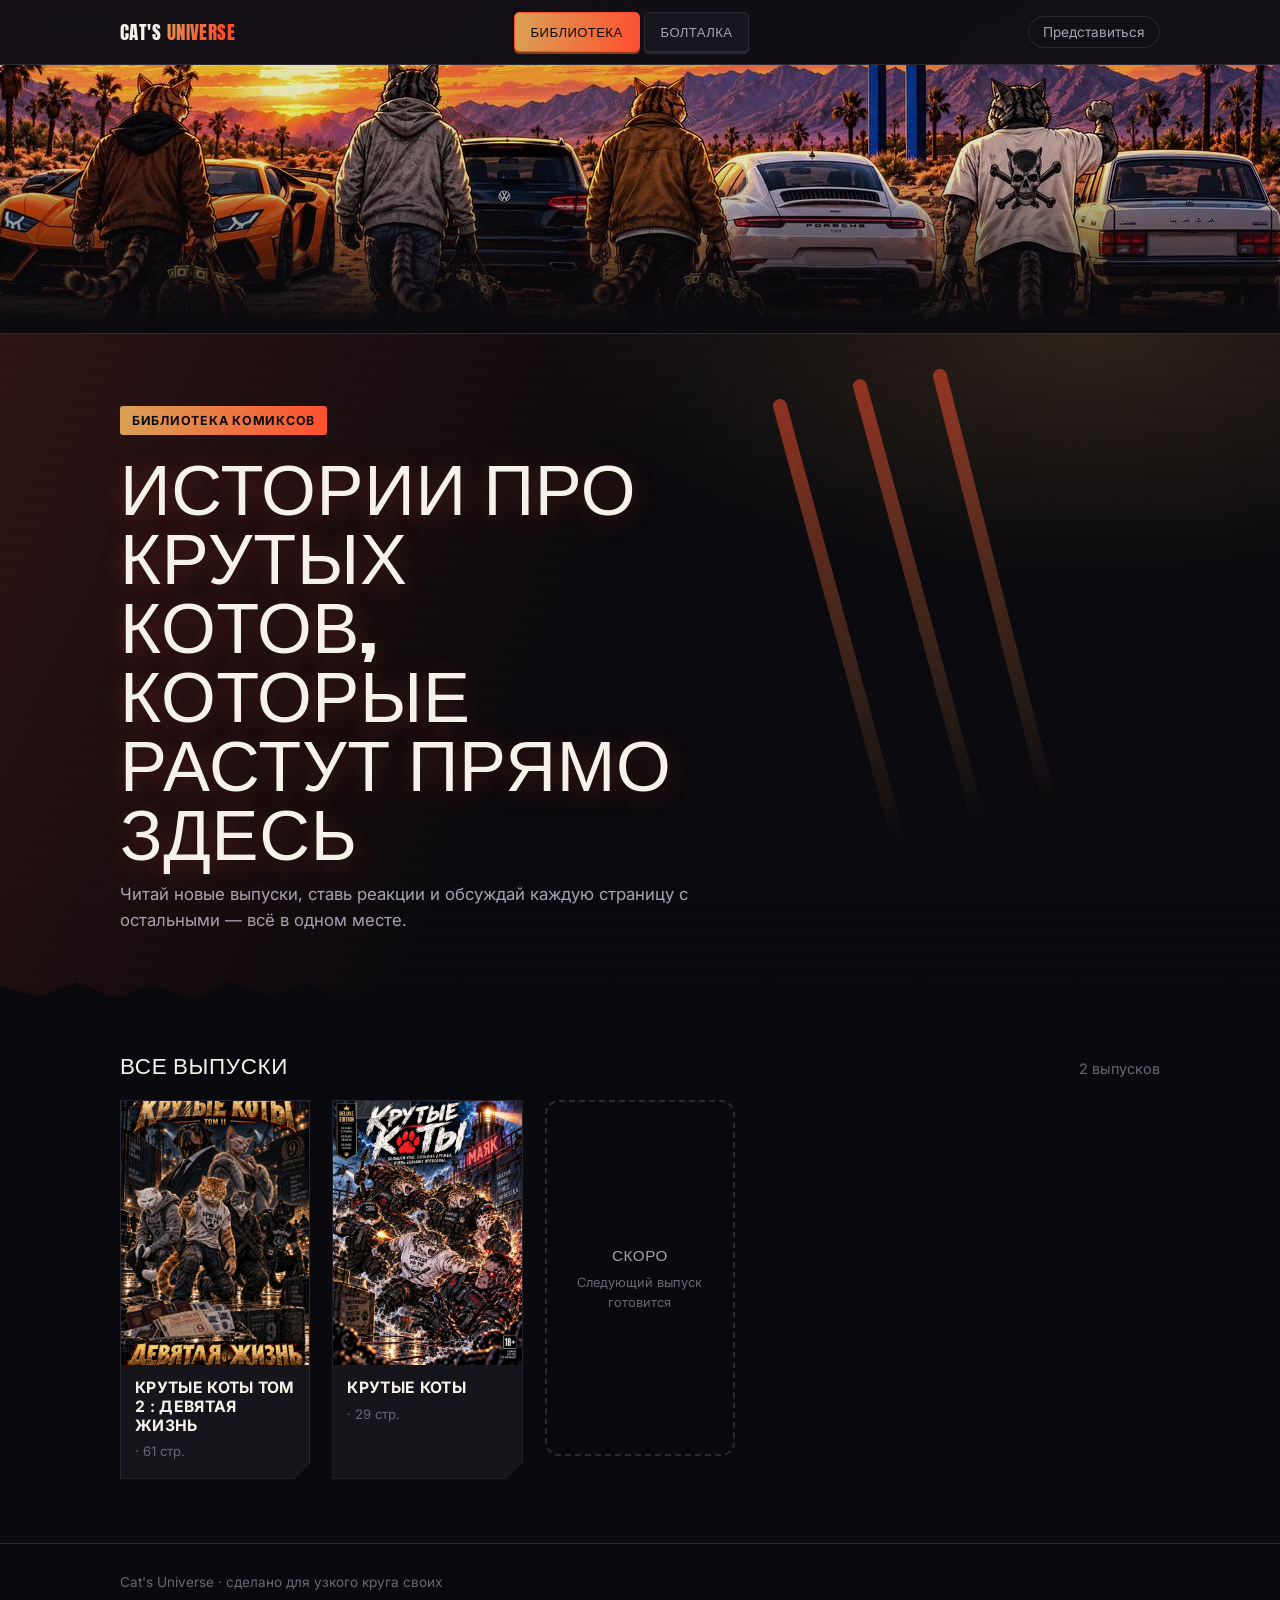
<file: index.html>
<!doctype html>
<html lang="ru">
<head>
<meta charset="UTF-8" />
<meta name="viewport" content="width=device-width, initial-scale=1, viewport-fit=cover" />
<title>Cat's Universe — библиотека комиксов</title>
<meta name="description" content="Cat's Universe — читай комиксы про крутых котов, ставь реакции, обсуждай с друзьями." />
<meta name="theme-color" content="#121016" />
<link rel="preconnect" href="https://fonts.googleapis.com">
<link rel="preconnect" href="https://fonts.gstatic.com" crossorigin>
<link href="https://fonts.googleapis.com/css2?family=Anton&family=Inter:wght@400;500;600;700&display=swap" rel="stylesheet">
<link rel="stylesheet" href="css/style.css" />
</head>
<body>

<header class="topbar">
  <div class="wrap">
    <a class="brand" href="index.html">Cat's <span>Universe</span></a>
    <nav class="nav">
      <a href="index.html" class="active">Библиотека</a>
      <a href="chat.html">Болталка</a>
    </nav>
    <div class="who" id="whoBox"></div>
  </div>
</header>

<div class="collage">
  <img src="assets/hero-banner.jpg" alt="" />
</div>

<section class="hero">
  <div class="wrap">
    <svg class="claws" viewBox="0 0 520 520" fill="none" xmlns="http://www.w3.org/2000/svg" aria-hidden="true">
      <path d="M60 40 L180 480" stroke="url(#g1)" stroke-width="14" stroke-linecap="round"/>
      <path d="M140 20 L260 460" stroke="url(#g1)" stroke-width="14" stroke-linecap="round"/>
      <path d="M220 10 L330 440" stroke="url(#g1)" stroke-width="14" stroke-linecap="round"/>
      <defs>
        <linearGradient id="g1" x1="0" y1="0" x2="0" y2="1">
          <stop offset="0" stop-color="#ff4d2e"/>
          <stop offset="1" stop-color="#d9a054" stop-opacity="0"/>
        </linearGradient>
      </defs>
    </svg>
    <div class="kicker">Библиотека комиксов</div>
    <h1>Истории про крутых котов, которые растут прямо здесь</h1>
    <p>Читай новые выпуски, ставь реакции и обсуждай каждую страницу с остальными — всё в одном месте.</p>
  </div>
</section>

<div class="wrap">
  <div class="section-head">
    <h2>Все выпуски</h2>
    <span class="count" id="countLabel"></span>
  </div>
  <div class="shelf" id="shelf"></div>
</div>

<footer>
  <div class="wrap">Cat's Universe · сделано для узкого круга своих</div>
</footer>

<script src="js/config.js"></script>
<script src="js/app.js"></script>
<script>
  renderWho();

  fetch("data/comics.json")
    .then(r => r.json())
    .then(({ comics }) => {
      const shelf = document.getElementById("shelf");
      const count = document.getElementById("countLabel");
      count.textContent = comics.length + (comics.length === 1 ? " выпуск" : " выпусков");

      if (!comics.length) {
        shelf.innerHTML = `<div class="empty-shelf">Пока пусто. Первый выпуск появится здесь, как только его загрузят.</div>`;
        return;
      }

      const sorted = [...comics].sort((a, b) => new Date(b.added) - new Date(a.added));
      const isNew = (d) => (Date.now() - new Date(d).getTime()) < 1000 * 60 * 60 * 24 * 14;

      shelf.innerHTML = sorted.map(c => `
        <a class="card" href="comic.html?slug=${encodeURIComponent(c.slug)}">
          <div class="cover"><img src="${c.cover}" alt="${escapeHtml(c.title)}" loading="lazy" /></div>
          <div class="meta">
            <h3>${escapeHtml(c.title)}</h3>
            <div class="sub">${escapeHtml(c.subtitle || "")} · ${c.pageCount} стр.</div>
            ${isNew(c.added) ? `<span class="badge-new">Новое</span>` : ""}
          </div>
        </a>`).join("") + `
        <div class="card-ghost">
          <div class="inner">
            <span>Скоро</span>
            <p>Следующий выпуск готовится</p>
          </div>
        </div>`;
    });
</script>
</body>
</html>
</file>
<file: css/style.css>
/* ===== Cat's Universe — design tokens =====
   Palette: cinematic near-black with a blaze-orange hero accent and
   a metallic gold rim light — poster-of-a-blockbuster energy.
   Reactions keep their own coral so they never fight the hero red.
   Display type: Anton (bold poster condensed). UI/reading: Inter —
   chat and comments never touch the display face, so they stay easy
   to read at a glance. */

:root {
  --bg: #0a090d;
  --bg-elevated: #100e14;
  --surface: #17151c;
  --surface-2: #201d27;
  --border: #2c2833;
  --text: #f5f2ea;
  --text-dim: #a7a1af;
  --text-faint: #6b6672;
  --accent: #ff4d2e;
  --accent-soft: #ff4d2e1f;
  --accent-gold: #d9a054;
  --accent-2: #ef6f8e;
  --danger: #e2555a;
  --radius: 14px;
  --radius-sm: 8px;
  --shadow: 0 16px 40px -14px rgba(0, 0, 0, 0.7);
  --maxw: 1080px;
}

* { box-sizing: border-box; }

html { color-scheme: dark; }

body {
  margin: 0;
  background:
    radial-gradient(ellipse 90% 55% at 12% -8%, rgba(255,77,46,0.11), transparent 55%),
    radial-gradient(ellipse 70% 45% at 105% 15%, rgba(217,160,84,0.09), transparent 60%),
    radial-gradient(ellipse 80% 50% at 50% 105%, rgba(239,111,142,0.06), transparent 60%),
    var(--bg);
  background-attachment: fixed;
  color: var(--text);
  font-family: "Inter", system-ui, -apple-system, sans-serif;
  font-size: 16px;
  line-height: 1.55;
  -webkit-font-smoothing: antialiased;
  position: relative;
}

body::before {
  content: "";
  position: fixed;
  inset: 0;
  z-index: 9999;
  pointer-events: none;
  opacity: 0.08;
  mix-blend-mode: overlay;
  background-image: url("data:image/svg+xml,%3Csvg xmlns='http://www.w3.org/2000/svg' width='120' height='120'%3E%3Cfilter id='n'%3E%3CfeTurbulence type='fractalNoise' baseFrequency='0.9' numOctaves='2' stitchTiles='stitch'/%3E%3C/filter%3E%3Crect width='100%25' height='100%25' filter='url(%23n)'/%3E%3C/svg%3E");
}

h1, h2, .display {
  font-family: "Anton", "Arial Narrow", sans-serif;
  font-weight: 400;
  line-height: 0.98;
  letter-spacing: 0.01em;
  text-transform: uppercase;
  margin: 0;
}

h3 {
  font-family: "Inter", sans-serif;
  font-weight: 700;
  line-height: 1.2;
  margin: 0;
}

a { color: inherit; text-decoration: none; }

img { max-width: 100%; display: block; }

button {
  font-family: inherit;
  cursor: pointer;
}

:focus-visible {
  outline: 2px solid var(--accent);
  outline-offset: 2px;
}

@media (prefers-reduced-motion: reduce) {
  * { animation: none !important; transition: none !important; }
}

.wrap {
  max-width: var(--maxw);
  margin: 0 auto;
  padding: 0 20px;
}

/* ---------- top bar ---------- */

.topbar {
  position: sticky;
  top: 0;
  z-index: 20;
  background: rgba(18, 16, 22, 0.86);
  backdrop-filter: blur(10px);
  border-bottom: 1px solid var(--border);
}

.topbar .wrap {
  height: 64px;
  display: flex;
  align-items: center;
  justify-content: space-between;
  gap: 16px;
}

.brand {
  display: flex;
  align-items: baseline;
  gap: 6px;
  font-family: "Anton", sans-serif;
  font-size: 1.2rem;
  letter-spacing: 0.02em;
  text-transform: uppercase;
}

.brand span {
  background: linear-gradient(135deg, var(--accent-gold), var(--accent) 70%);
  -webkit-background-clip: text;
  background-clip: text;
  color: transparent;
}

.nav {
  display: flex;
  gap: 4px;
}

/* ---------- collage banner ---------- */

.collage {
  position: relative;
  display: block;
  box-sizing: border-box;
  width: 100%;
  height: clamp(160px, 21vw, 340px);
  overflow: hidden;
  border-bottom: 1px solid var(--border);
}

.collage img {
  position: absolute;
  top: 0;
  left: 0;
  display: block;
  width: 100%;
  max-width: none;
  height: 100%;
  object-fit: cover;
  object-position: center 38%;
}

.collage::after {
  content: "";
  position: absolute;
  inset: 0;
  background: linear-gradient(180deg, rgba(10,9,13,0.1) 40%, var(--bg) 96%);
}

/* ---------- nav as comic buttons ---------- */

.nav a {
  padding: 9px 16px;
  border-radius: 5px;
  font-family: "Anton", sans-serif;
  font-size: 0.82rem;
  letter-spacing: 0.03em;
  text-transform: uppercase;
  color: var(--text-dim);
  background: var(--surface);
  border: 1.5px solid var(--border);
  box-shadow: 0 2px 0 var(--border);
  transition: color 0.15s, background 0.15s, transform 0.1s;
}

.nav a:active { transform: translateY(2px); box-shadow: 0 0 0 var(--border); }

.nav a:hover {
  color: var(--bg);
  background: linear-gradient(100deg, var(--accent-gold), var(--accent));
  border-color: var(--accent);
}

.nav a.active {
  color: var(--bg);
  background: linear-gradient(100deg, var(--accent-gold), var(--accent));
  border-color: var(--accent);
  box-shadow: 0 2px 0 #8a3a1a;
}

.nav a.admin-link {
  color: var(--accent-gold);
  border-color: var(--accent-gold);
  border-style: dashed;
  background: transparent;
  box-shadow: none;
}

.nav a.admin-link:hover {
  color: var(--bg);
  background: linear-gradient(100deg, var(--accent-gold), var(--accent));
  border-style: solid;
}

.who {
  display: flex;
  align-items: center;
  gap: 10px;
}

.who button {
  background: none;
  border: 1px solid var(--border);
  color: var(--text-dim);
  border-radius: 999px;
  padding: 7px 14px;
  font-size: 0.85rem;
}

.who button:hover { border-color: var(--accent); color: var(--text); }

/* ---------- hero ---------- */

.hero {
  position: relative;
  padding: 72px 0 56px;
  overflow: hidden;
  background:
    radial-gradient(circle at 8px 8px, rgba(245,242,234,0.05) 1.4px, transparent 1.4px),
    linear-gradient(115deg, rgba(255,77,46,0.14), transparent 45%),
    var(--bg);
  background-size: 16px 16px, 100% 100%, 100%;
}

.hero::before {
  content: "";
  position: absolute;
  left: 0; right: 0; bottom: -1px;
  height: 26px;
  background: var(--bg);
  clip-path: polygon(
    0% 100%, 0% 20%, 3% 60%, 6% 5%, 9% 65%, 12% 15%, 15% 70%, 18% 0%,
    21% 55%, 24% 10%, 27% 75%, 30% 20%, 33% 60%, 36% 0%, 39% 65%, 42% 15%,
    45% 70%, 48% 5%, 51% 55%, 54% 15%, 57% 70%, 60% 0%, 63% 60%, 66% 10%,
    69% 65%, 72% 0%, 75% 55%, 78% 20%, 81% 70%, 84% 5%, 87% 60%, 90% 15%,
    93% 65%, 96% 0%, 100% 40%, 100% 100%
  );
}

.hero::after {
  content: "";
  position: absolute;
  inset: 0;
  background: radial-gradient(ellipse 70% 60% at 85% 0%, rgba(217,160,84,0.16), transparent 60%);
  pointer-events: none;
}

.hero .claws {
  position: absolute;
  top: -40px;
  right: -60px;
  width: 520px;
  height: 520px;
  pointer-events: none;
  opacity: 0.5;
  z-index: 0;
}

.hero .wrap { position: relative; z-index: 1; }

.hero .kicker {
  display: inline-block;
  color: var(--bg);
  background: linear-gradient(100deg, var(--accent-gold), var(--accent));
  font-weight: 700;
  font-size: 0.78rem;
  letter-spacing: 0.06em;
  text-transform: uppercase;
  padding: 5px 12px;
  border-radius: 3px;
  margin-bottom: 16px;
}

.hero h1 {
  font-size: clamp(2.6rem, 6vw, 4.4rem);
  max-width: 16ch;
  text-shadow: 0 4px 24px rgba(255,77,46,0.25);
}

.hero p {
  color: var(--text-dim);
  max-width: 52ch;
  margin-top: 16px;
  font-size: 1.05rem;
}

/* ---------- library grid ---------- */

.section-head {
  display: flex;
  align-items: baseline;
  justify-content: space-between;
  margin: 48px 0 20px;
}

.section-head h2 { font-size: 1.4rem; letter-spacing: 0.03em; }
.section-head .count { color: var(--text-faint); font-size: 0.9rem; text-transform: none; }

.shelf {
  display: grid;
  grid-template-columns: repeat(auto-fill, minmax(180px, 1fr));
  gap: 22px;
  padding-bottom: 64px;
}

.card::before {
  content: "";
  position: absolute;
  top: -8px;
  left: 22px;
  width: 54px;
  height: 22px;
  background: rgba(245,242,234,0.14);
  border: 1px solid rgba(245,242,234,0.2);
  transform: rotate(-4deg);
  z-index: 2;
  box-shadow: 0 3px 8px rgba(0,0,0,0.3);
}

.card {
  display: block;
  position: relative;
  overflow: hidden;
  background: var(--surface);
  border: 1px solid var(--border);
  clip-path: polygon(0 0, 100% 0, 100% calc(100% - 16px), calc(100% - 16px) 100%, 0 100%);
  transition: transform 0.2s ease, box-shadow 0.2s ease;
}

.card:hover {
  transform: translateY(-4px) rotate(-0.6deg);
  box-shadow: 0 0 0 1.5px var(--accent), 0 22px 40px -16px rgba(255,77,46,0.4);
}

.card:active { transform: translateY(-1px) rotate(0deg); }

.card .cover {
  aspect-ratio: 3/4.2;
  overflow: hidden;
  background: var(--surface-2);
  position: relative;
}

.card .cover img {
  width: 100%;
  height: 100%;
  object-fit: cover;
  /* обложка остаётся чистой — никаких градиентов и текста поверх неё */
}

.card .meta {
  padding: 14px 14px 16px;
  background: var(--surface);
}

.card .meta h3 {
  font-size: 0.98rem;
  letter-spacing: 0.02em;
  text-transform: uppercase;
}

.card .meta .sub {
  color: var(--text-faint);
  font-size: 0.82rem;
  margin-top: 6px;
  text-transform: none;
}

.badge-new {
  display: inline-flex;
  align-items: center;
  gap: 5px;
  margin-top: 9px;
  font-size: 0.68rem;
  font-weight: 700;
  letter-spacing: 0.05em;
  text-transform: uppercase;
  color: var(--bg);
  background: linear-gradient(100deg, var(--accent-gold), var(--accent));
  padding: 4px 9px 4px 7px;
  clip-path: polygon(0 0, 100% 0, calc(100% - 6px) 100%, 6px 100%);
}

.card-ghost {
  border: 2px dashed var(--border);
  border-radius: var(--radius);
  aspect-ratio: 3/5.6;
  display: flex;
  align-items: center;
  justify-content: center;
  text-align: center;
  padding: 20px;
  color: var(--text-faint);
}

.card-ghost .inner span {
  display: block;
  font-family: "Anton", sans-serif;
  text-transform: uppercase;
  letter-spacing: 0.04em;
  font-size: 0.95rem;
  color: var(--text-dim);
  margin-bottom: 6px;
}

.card-ghost .inner p {
  font-size: 0.8rem;
  margin: 0;
}

.empty-shelf {
  border: 1px dashed var(--border);
  border-radius: var(--radius);
  padding: 48px 24px;
  text-align: center;
  color: var(--text-dim);
}

/* ---------- reader ---------- */

.reader-wrap {
  background: #000;
  min-height: calc(100vh - 64px);
  display: flex;
  flex-direction: column;
  align-items: center;
  justify-content: center;
  position: relative;
  touch-action: pan-y;
}

.reader-wrap img {
  max-height: 82vh;
  max-width: 100%;
  border-radius: 4px;
}

.reader-nav {
  position: fixed;
  top: 50%;
  transform: translateY(-50%);
  background: rgba(0,0,0,0.35);
  color: #fff;
  border: none;
  width: 46px;
  height: 46px;
  border-radius: 50%;
  font-size: 1.2rem;
}

.reader-nav.prev { left: 16px; }
.reader-nav.next { right: 16px; }

.reader-count {
  position: fixed;
  bottom: 18px;
  left: 50%;
  transform: translateX(-50%);
  color: var(--text-dim);
  font-size: 0.85rem;
  background: rgba(0,0,0,0.4);
  padding: 4px 12px;
  border-radius: 999px;
}

.comic-head {
  padding: 32px 0 12px;
}

.comic-head h1 { font-size: clamp(1.8rem, 4vw, 2.6rem); }
.comic-head .sub { color: var(--text-dim); margin-top: 10px; text-transform: none; font-size: 0.95rem; }

/* ---------- reactions ---------- */

.reactions {
  display: flex;
  flex-wrap: wrap;
  gap: 8px;
  padding: 24px 0;
  border-top: 1px solid var(--border);
  border-bottom: 1px solid var(--border);
  margin: 24px 0;
}

.reaction-btn {
  background: var(--surface);
  border: 1px solid var(--border);
  border-radius: 999px;
  padding: 7px 12px;
  font-size: 1rem;
  display: flex;
  align-items: center;
  gap: 6px;
  color: var(--text-dim);
  transition: border-color 0.15s, background 0.15s, transform 0.1s;
}

.reaction-btn:active { transform: scale(0.92); }

.reaction-btn .n {
  font-size: 0.78rem;
  font-family: "Inter", sans-serif;
  color: var(--text-faint);
}

.reaction-btn:hover { border-color: var(--accent); }

.reaction-btn.mine {
  border-color: var(--accent-2);
  background: #ef6f8e1a;
  color: var(--text);
  box-shadow: 0 0 0 1px var(--accent-2) inset;
}

.reaction-btn.mine .n { color: var(--accent-2); }

/* ---------- comments / chat ---------- */

.thread-title { font-family: "Anton", sans-serif; text-transform: uppercase; letter-spacing: 0.02em; font-size: 1.25rem; margin-bottom: 4px; }
.thread-sub { color: var(--text-faint); font-size: 0.88rem; margin-bottom: 20px; text-transform: none; }

.composer {
  display: flex;
  gap: 10px;
  align-items: flex-end;
  margin-bottom: 28px;
}

.composer textarea {
  flex: 1;
  resize: none;
  min-height: 52px;
  background: var(--surface);
  border: 1px solid var(--border);
  border-radius: var(--radius-sm);
  color: var(--text);
  padding: 12px 14px;
  font-family: inherit;
  font-size: 0.95rem;
}

.composer textarea:focus { border-color: var(--accent); }

.composer button {
  background: linear-gradient(100deg, var(--accent-gold), var(--accent));
  color: #1a1207;
  border: none;
  border-radius: var(--radius-sm);
  padding: 13px 20px;
  font-weight: 700;
  font-size: 0.92rem;
  white-space: nowrap;
  transition: transform 0.1s ease;
}

.composer button:active { transform: scale(0.96); }

.composer button:disabled { opacity: 0.5; cursor: default; }

.comment {
  display: flex;
  gap: 12px;
  padding: 16px 0;
  border-bottom: 1px solid var(--border);
}

.comment:last-child { border-bottom: none; }

.avatar {
  width: 36px;
  height: 36px;
  border-radius: 50%;
  background: var(--surface-2);
  display: flex;
  align-items: center;
  justify-content: center;
  font-weight: 600;
  color: var(--accent);
  flex-shrink: 0;
  font-size: 0.95rem;
}

.comment .body { flex: 1; min-width: 0; }

.comment .row1 {
  display: flex;
  align-items: baseline;
  gap: 10px;
  flex-wrap: wrap;
}

.comment .name { font-weight: 600; font-size: 0.92rem; }
.comment .time { color: var(--text-faint); font-size: 0.78rem; }
.comment .text { margin-top: 4px; white-space: pre-wrap; word-break: break-word; }

.comment .reply-link {
  margin-top: 6px;
  font-size: 0.8rem;
  color: var(--text-faint);
  background: none;
  border: none;
  padding: 0;
}

.comment .reply-link:hover { color: var(--accent); }

.replies {
  margin-top: 12px;
  padding-left: 20px;
  border-left: 2px solid var(--border);
  display: flex;
  flex-direction: column;
  gap: 14px;
}

.empty-thread {
  color: var(--text-faint);
  font-size: 0.92rem;
  padding: 20px 0;
}

/* ---------- name modal ---------- */

.modal-back {
  position: fixed;
  inset: 0;
  background: rgba(6,5,8,0.7);
  display: flex;
  align-items: center;
  justify-content: center;
  z-index: 50;
  padding: 20px;
}

.modal {
  position: relative;
  background: var(--surface);
  border: 2px solid var(--border);
  border-radius: 20px;
  padding: 28px;
  max-width: 380px;
  width: 100%;
  box-shadow: var(--shadow);
}

.modal::after {
  content: "";
  position: absolute;
  bottom: -14px;
  left: 44px;
  width: 26px;
  height: 26px;
  background: var(--surface);
  border-right: 2px solid var(--border);
  border-bottom: 2px solid var(--border);
  clip-path: polygon(0 0, 100% 0, 0 100%);
}

.modal h3 { font-family: "Anton", sans-serif; text-transform: uppercase; letter-spacing: 0.02em; font-size: 1.3rem; margin-bottom: 8px; }
.modal p { color: var(--text-dim); font-size: 0.92rem; margin-bottom: 18px; text-transform: none; }

.modal input {
  width: 100%;
  background: var(--bg-elevated);
  border: 1px solid var(--border);
  border-radius: var(--radius-sm);
  color: var(--text);
  padding: 12px 14px;
  font-size: 0.95rem;
  margin-bottom: 14px;
}

.modal input:focus { border-color: var(--accent); }

.modal button {
  width: 100%;
  background: linear-gradient(100deg, var(--accent-gold), var(--accent));
  color: #1a1207;
  border: none;
  border-radius: var(--radius-sm);
  padding: 13px;
  font-weight: 700;
  transition: transform 0.1s ease;
}

.modal button:active { transform: scale(0.97); }

footer {
  border-top: 1px solid var(--border);
  padding: 28px 0 48px;
  color: var(--text-faint);
  font-size: 0.85rem;
}

@media (max-width: 640px) {
  .collage {
    height: auto;
    aspect-ratio: 2.96 / 1;
  }
  .collage img { position: absolute; object-fit: contain; object-position: center; }
  .topbar .wrap {
    flex-wrap: wrap;
    height: auto;
    padding: 12px 20px;
    row-gap: 10px;
  }
  .nav {
    order: 3;
    width: 100%;
  }
  .nav a { padding: 7px 12px; font-size: 0.86rem; }
  .hero { padding: 40px 0 28px; }
}
</file>
